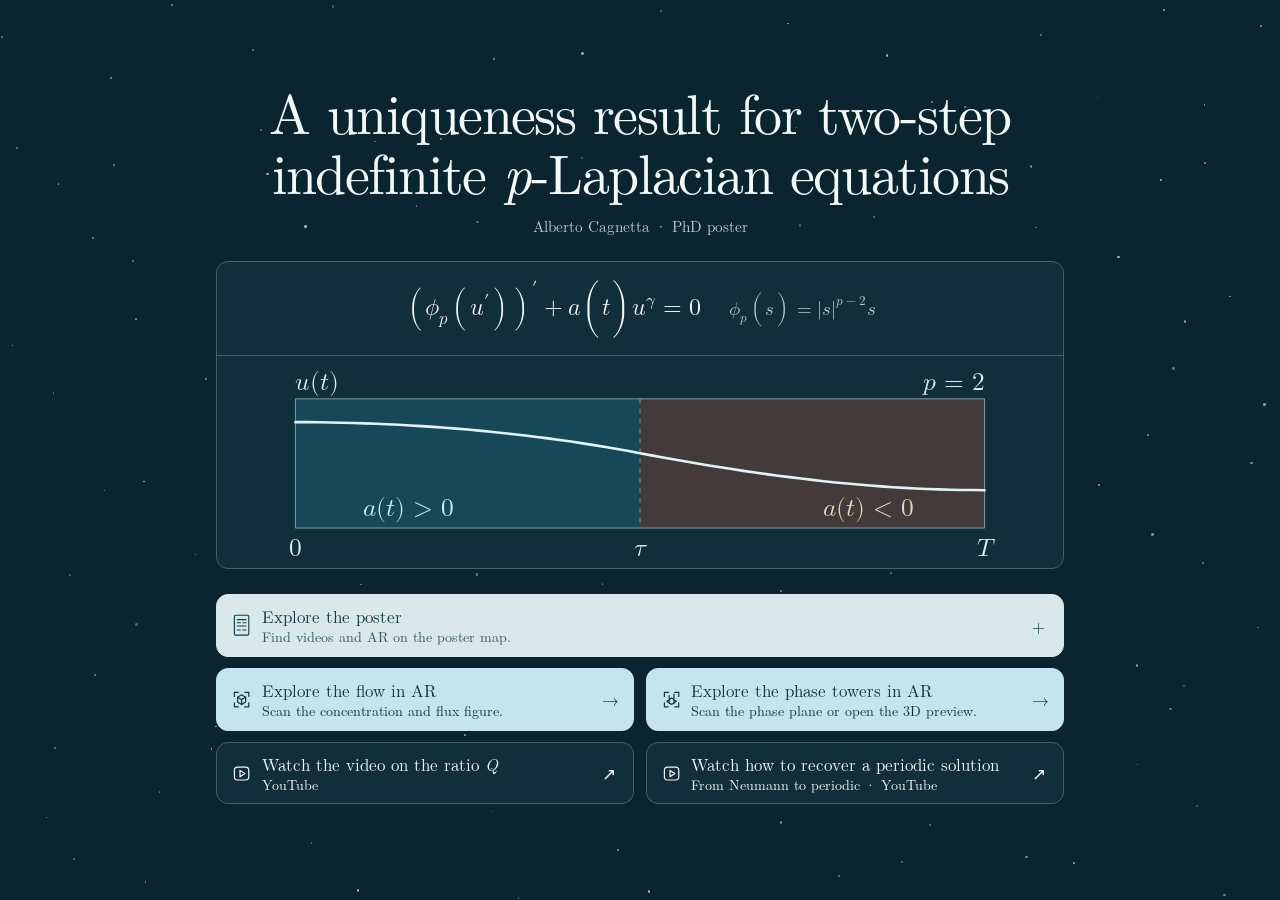
<file: index.html>
<!doctype html>
<html lang="en" data-type="software" data-motion>
<head>
<meta charset="utf-8">
<meta name="viewport" content="width=device-width, initial-scale=1">
<meta name="theme-color" content="#0a2530">
<meta name="page-type" content="software">
<meta name="site-kind" content="software">
<meta name="description" content="Explore the p-Laplacian poster by Alberto Cagnetta in augmented reality and watch the video on the ratio Q.">
<meta property="og:title" content="A uniqueness result for two-step indefinite p-Laplacian equations">
<meta property="og:description" content="Research poster by Alberto Cagnetta, with an AR model and a video on the ratio Q.">
<meta property="og:type" content="website">
<meta property="og:url" content="https://albertocagnetta.github.io/p-laplacian/">
<meta property="og:image" content="https://albertocagnetta.github.io/p-laplacian/ar/target.png">
<title>A uniqueness result for two-step indefinite p-Laplacian equations | Alberto Cagnetta</title>
<style>
@font-face {
  font-family: "Poster Roman";
  src: url("fonts/poster-roman.woff2") format("woff2");
  font-style: normal;
  font-display: swap;
}
@font-face {
  font-family: "Poster Roman";
  src: url("fonts/poster-italic.woff2") format("woff2");
  font-style: italic;
  font-display: swap;
}
@font-face {
  font-family: "Poster Math";
  src: url("fonts/poster-math.woff2") format("woff2");
  font-display: swap;
}
:root {
  color-scheme: dark;
  --petrol: #13526d;
  --ink: #f3f8f9;
  --muted: #b8cdd4;
  --sky: #c5e5ee;
  --paper: #0a2530;
  --panel: #102f3b;
  --line: #416371;
  --radius: .75rem;
  --serif: "Poster Roman", Georgia, serif;
  --math: "Poster Math", math;
}
* { box-sizing: border-box; }
body { margin: 0; background: var(--paper); color: var(--ink); font-family: var(--serif); }
.hero { position: relative; display: grid; }
.wrap {
  width: min(100% - 2 * clamp(1rem, 5vw, 3rem), 53rem);
  display: grid;
  gap: clamp(1rem, 2.8vh, 1.65rem);
  margin-inline: auto;
  padding: clamp(3rem, 9svh, 5.5rem) 0 1.25rem;
}
.poster header { text-align: center; }
h1 {
  margin: 0 auto;
  font: 400 clamp(1.92rem, 5vw, 3.5rem)/1.08 var(--serif);
  letter-spacing: -.028em;
  text-wrap: balance;
}
h1 i { white-space: nowrap; }
.author { color: var(--muted); margin: .8rem 0 0; font-size: .95rem; }
.equation {
  position: relative;
  display: grid;
  background: var(--panel);
  border: 1px solid var(--line);
  border-radius: var(--radius);
  overflow: hidden;
}
.formula {
  display: flex;
  flex-wrap: wrap;
  justify-content: center;
  align-items: baseline;
  column-gap: 1.8rem;
  row-gap: .25rem;
  padding: clamp(.7rem, 2.2vw, 1.1rem);
  border-bottom: 1px solid var(--line);
}
.formula math { font-family: var(--math); font-size: clamp(1.03rem, 3.4vw, 1.5rem); }
.formula math + math { color: var(--muted); font-size: clamp(.9rem, 2.6vw, 1.18rem); }
.equation svg { display: block; width: 100%; max-height: 13.25rem; padding: .4rem .35rem .15rem; }
.actions { display: grid; grid-template-columns: repeat(2, minmax(0, 1fr)); gap: .7rem; }
.action {
  display: grid;
  align-items: center;
  grid-template-columns: 1.2rem minmax(0, 1fr) 1rem;
  gap: .65rem;
  min-height: 3.75rem;
  padding: .7rem .95rem;
  border: 1px solid var(--petrol);
  border-radius: var(--radius);
  text-decoration: none;
  font-size: 1.06rem;
  line-height: 1.18;
  transition: background-color .2s, transform .2s;
}
.action:last-child:nth-child(even) { grid-column: 1 / -1; }
.action svg { width: 100%; height: auto; }
.action strong { display: block; font-weight: 400; }
.action small { display: block; margin-top: .1rem; font-size: .88rem; }
.primary { background: var(--sky); color: #0c3543; border-color: var(--sky); }
.secondary { background: var(--panel); color: var(--ink); border-color: var(--line); }
.primary:hover { background: #e1f2f7; }
.secondary:hover { background: #194250; }
@media (hover: hover) { .action:hover { transform: translateY(-2px); } }
.action:active { transform: translateY(1px); }
:focus-visible { outline: 3px solid #f5c99d; outline-offset: 3px; }
.intro-fill { position: absolute; inset: 0; background: #1c4655; pointer-events: none; opacity: 0; }
.skip-intro, .skip-link {
  position: fixed; z-index: 2; top: .75rem; min-height: 2.75rem;
  padding: .55rem .85rem; border: 1px solid var(--line); border-radius: var(--radius);
  background: var(--paper); color: var(--sky); font: .95rem var(--serif);
}
.skip-intro { right: .75rem; cursor: pointer; }
.skip-link { left: .75rem; transform: translateY(-200%); }
.skip-link:focus { transform: none; }
#poster { position: relative; }
.flow-background { position: fixed; inset: 0; overflow: hidden; pointer-events: none; }
.flow-background span {
  position: absolute;
  top: var(--y);
  left: var(--x);
  width: var(--size);
  height: var(--size);
  border-radius: 50%;
  background: #fff;
  opacity: var(--opacity);
  animation: drift var(--duration) var(--delay) linear infinite;
}
@keyframes drift {
  0% { transform: translate(var(--start-x), var(--start-y)); opacity: 0; }
  8%, 92% { opacity: var(--opacity); }
  100% { transform: translate(var(--end-x), var(--end-y)); opacity: 0; }
}
@media (max-width: 38rem) {
  .flow-background span:nth-child(3n) { display: none; }
  .wrap { padding-top: clamp(1.5rem, 4svh, 2.5rem); }
  .actions { grid-template-columns: 1fr; }
  .author { margin-top: .6rem; }
}
@media (prefers-reduced-motion: reduce) {
  .flow-background span { animation: none; }
  .action { transition: none; }
  .action:hover, .action:active { transform: none; }
}
.action.explore{grid-column:1/-1;background:#d9e9e9;color:#103a47;border-color:#d9e9e9}.explore small{color:#315764}
</style>
</head>
<body>
<div class="flow-background" aria-hidden="true"></div>
<a class="skip-link" href="#poster">Skip to content</a>
<button class="skip-intro" type="button" hidden>Skip intro</button>
<main id="poster" class="poster">
<section class="hero" data-enter aria-labelledby="poster-title">
<div class="wrap">
  <header>
    <h1 id="poster-title">A uniqueness result for two-step indefinite <i>p</i>-Laplacian equations</h1>
    <p class="author">Alberto Cagnetta · PhD poster</p>
  </header>
  <div class="equation" aria-label="Equation and stationary example">
    <div class="formula">
      <math><mrow><msup><mrow><mo>(</mo><msub><mi>ϕ</mi><mi>p</mi></msub><mo>(</mo><msup><mi>u</mi><mo>′</mo></msup><mo>)</mo><mo>)</mo></mrow><mo>′</mo></msup>
      <mo>+</mo><mi>a</mi><mo>(</mo><mi>t</mi><mo>)</mo><msup><mi>u</mi><mi>γ</mi></msup><mo>=</mo><mn>0</mn></mrow></math>
      <math><mrow><msub><mi>ϕ</mi><mi>p</mi></msub><mo>(</mo><mi>s</mi><mo>)</mo><mo>=</mo><msup><mrow><mo>|</mo><mi>s</mi><mo>|</mo></mrow><mrow><mi>p</mi><mo>−</mo><mn>2</mn></mrow></msup><mi>s</mi></mrow></math>
    </div>
    <svg data-visual viewBox="0 0 720 184" role="img" aria-labelledby="plot-title" focusable="false">
      <title id="plot-title">Decreasing solution u(t) with an inflection at the interface, shown for p = 2.</title>
      <path fill="#174858" d="M48 33H360V150H48Z"/>
      <path fill="#433b39" d="M360 33H672V150H360Z"/>
      <path fill="none" stroke="#92aab1" stroke-opacity=".68" stroke-dasharray="4 5" d="M360 33V150"/>
      <rect x="48" y="33" width="624" height="117" fill="none" stroke="#9bb5bd" stroke-opacity=".77" vector-effect="non-scaling-stroke"/>
      <path class="profile" d="M48.0 54.1 L58.4 54.1 L68.8 54.2 L79.2 54.4 L89.6 54.6 L100.0 54.9 L110.4 55.2 L120.8 55.6 L131.2 56.0 L141.6 56.5 L152.0 57.1 L162.4 57.7 L172.8 58.4 L183.2 59.2 L193.6 60.0 L204.0 60.8 L214.4 61.8 L224.8 62.8 L235.2 63.9 L245.6 65.0 L256.0 66.2 L266.4 67.5 L276.8 68.8 L287.2 70.2 L297.6 71.7 L308.0 73.3 L318.4 74.9 L328.8 76.6 L339.2 78.4 L349.6 80.3 L360.0 82.2 L370.4 84.2 L380.8 86.1 L391.2 88.0 L401.6 89.8 L412.0 91.6 L422.4 93.3 L432.8 95.0 L443.2 96.6 L453.6 98.2 L464.0 99.7 L474.4 101.2 L484.8 102.6 L495.2 103.9 L505.6 105.2 L516.0 106.4 L526.4 107.6 L536.8 108.7 L547.2 109.7 L557.6 110.6 L568.0 111.5 L578.4 112.3 L588.8 113.0 L599.2 113.6 L609.6 114.2 L620.0 114.6 L630.4 115.0 L640.8 115.3 L651.2 115.5 L661.6 115.6 L672.0 115.7" fill="none" stroke="#e2f3f7" stroke-width="2.6" vector-effect="non-scaling-stroke" stroke-linecap="round"/>
      <g style="font-family:var(--math)" font-size="23" fill="#dcecf0">
        <text x="48" y="25">𝑢(𝑡)</text>
        <text x="672" y="25" text-anchor="end">𝑝 = 2</text>
        <text x="150" y="139" fill="#ccecf5" text-anchor="middle">𝑎(𝑡) &gt; 0</text>
        <text x="567" y="139" fill="#f3d3b9" text-anchor="middle">𝑎(𝑡) &lt; 0</text>
        <text x="48" y="175" text-anchor="middle">0</text>
        <text x="360" y="175" text-anchor="middle">𝜏</text>
        <text x="672" y="175" text-anchor="middle">𝑇</text>
      </g>
    </svg>
    <div class="intro-fill" aria-hidden="true"></div>
  </div>
    <nav class="actions" aria-label="Poster resources">
    <a class="action explore" href="explorer/"><svg aria-hidden="true" viewBox="0 0 24 28" fill="none" stroke="currentColor" stroke-width="1.4"><rect x="3" y="1.5" width="18" height="25" rx="1.5"/><path d="M6 7h12M6 11h5m2 0h5M6 15h12M6 20h5m2 0h5"/></svg><span><strong>Explore the poster</strong><small>Find videos and AR on the poster map.</small></span><span aria-hidden="true">+</span></a>
    <a class="action primary" data-action="flow-ar" href="ar/">
      <svg aria-hidden="true" viewBox="0 0 24 24" fill="none" stroke="currentColor" stroke-width="1.5" stroke-linecap="round" stroke-linejoin="round"><path d="M8 3H3v5m13-5h5v5M3 16v5h5m13-5v5h-5M12 6l5 3v6l-5 3-5-3V9l5-3Z"/><path d="m7 9 5 3 5-3m-5 3v6"/></svg>
      <span><strong>Explore the flow in AR</strong><small>Scan the concentration and flux figure.</small></span>
      <span aria-hidden="true">→</span>
    </a>
    <a class="action primary" data-action="phase-ar" href="ar/phase/">
      <svg aria-hidden="true" viewBox="0 0 24 24" fill="none" stroke="currentColor" stroke-width="1.5" stroke-linecap="round" stroke-linejoin="round"><path d="M8 3H3v5m13-5h5v5M3 16v5h5m13-5v5h-5M9 17V7m6 10V5M6 14l6 4 6-4-6-4Z"/></svg>
      <span><strong>Explore the phase towers in AR</strong><small>Scan the phase plane or open the 3D preview.</small></span>
      <span aria-hidden="true">→</span>
    </a>
    <a class="action secondary" data-action="quotient-video" href="https://www.youtube.com/watch?v=RbK1e94p8v0" target="_blank" rel="noopener">
      <svg aria-hidden="true" viewBox="0 0 24 24" fill="none" stroke="currentColor" stroke-width="1.5" stroke-linejoin="round"><rect x="3" y="4" width="18" height="16" rx="4"/><path d="m10 8 6 4-6 4V8Z"/></svg>
      <span><strong>Watch the video on the ratio <i>Q</i></strong><small>YouTube</small></span>
      <span aria-hidden="true">↗</span>
    </a>
  </nav>
</div>
</section>
</main>
<script src="poster-resources.js?v=2"></script>
<script>
(() => {
  const menu = document.querySelector('.actions');
  menu.querySelector('.explore strong').textContent = posterResources.exploreLabel;
  const prototypes = {
    ar: menu.querySelector('[data-action="flow-ar"]').cloneNode(true),
    video: menu.querySelector('[data-action="quotient-video"]').cloneNode(true)
  };
  const available = posterResources.actions.filter(action => action.href);
  const existing = new Map([...menu.querySelectorAll('[data-action]')].map(link => [link.dataset.action, link]));
  for (const action of available) {
    const link = existing.get(action.id) || prototypes[action.type].cloneNode(true);
    link.dataset.action = action.id;
    link.href = action.href;
    const label = link.querySelector('strong');
    if (label.textContent !== action.label) label.textContent = action.label;
    link.querySelector('small').textContent = action.note;
    menu.append(link);
    existing.delete(action.id);
  }
  for (const stale of existing.values()) stale.remove();
  const motion = window.matchMedia('(prefers-reduced-motion: reduce)');
  const background = document.querySelector('.flow-background');
  const dots = document.createDocumentFragment();
  const columns = 12;
  const rows = 12;
  for (let index = 0; index < columns * rows; index++) {
    const x = (Math.floor(index / rows) + Math.random()) / columns;
    const y = ((index + Math.floor(index / rows)) % rows + Math.random()) / rows;
    const before = Math.min(x, y) + .018;
    const after = Math.min(1 - x, 1 - y) + .018;
    const crossingTime = 40 + Math.random() * 25;
    const dot = document.createElement('span');
    dot.style.cssText = `
      --x: ${x * 100}%; --y: ${y * 100}%;
      --start-x: ${-before * 100}vw; --start-y: ${-before * 100}vh;
      --end-x: ${after * 100}vw; --end-y: ${after * 100}vh;
      --duration: ${(before + after) * crossingTime}s;
      --delay: ${-before * crossingTime}s;
      --size: ${1.1 + Math.random() * 1.5}px;
      --opacity: ${.26 + Math.random() * .38};
    `;
    dots.append(dot);
  }
  background.append(dots);
  const panel = document.querySelector('.equation');
  if (location.hash === "#poster" || motion.matches || !panel.animate || window.scrollY > 0) return;

  const { top, width, height } = panel.getBoundingClientRect();
  const offset = window.innerHeight / 2 - top - height / 2;
  const size = Math.min(110, width, height);
  const centered = `translateY(${offset}px)`;
  const square = (side, radius) =>
    `inset(${(height - side) / 2}px ${(width - side) / 2}px round ${radius}px)`;
  const radius = parseFloat(getComputedStyle(panel).borderTopLeftRadius);
  const full = `inset(0px 0px round ${radius}px)`;
  const profile = panel.querySelector('.profile');
  const header = document.querySelector('.poster header');
  const buttons = [...document.querySelectorAll('.action')];
  const skip = document.querySelector('.skip-intro');
  const animations = [];
  const ease = 'cubic-bezier(.22, .72, .24, 1)';

  function play(element, frames, duration, delay = 0, easing = ease) {
    const animation = element.animate(frames, { duration, delay, easing, fill: 'both' });
    animations.push(animation);
    return animation;
  }

  const panelDuration = 4860;
  play(panel, [
    { offset: 0, clipPath: square(8, 4), transform: centered, opacity: 0, easing: ease },
    { offset: 624 / panelDuration, clipPath: square(size, radius), transform: centered, opacity: 1, easing: ease },
    { offset: 1300 / panelDuration, clipPath: full, transform: centered, opacity: 1 },
    { offset: 3840 / panelDuration, clipPath: full, transform: centered, opacity: 1, easing: ease },
    { offset: 1, clipPath: full, transform: 'translateY(0)', opacity: 1 }
  ], panelDuration, 0, 'linear');
  play(panel.querySelector('.intro-fill'), [{ opacity: 1 }, { opacity: 0 }], 520, 1300);
  // Clip the curve from the left edge so no segment can appear before the reveal.
  play(profile, [
    { clipPath: 'inset(0 100% 0 0)', visibility: 'hidden' },
    { clipPath: 'inset(0 0% 0 0)', visibility: 'visible' }
  ], 1950, 1740);
  play(header, [{ opacity: 0 }, { opacity: 1 }], 620, 4150);
  const reveal = [{ opacity: 0, transform: 'translateY(10px)' }, { opacity: 1, transform: 'translateY(0)' }];
  const buttonAnimations = buttons.map((button, index) =>
    play(button, reveal, 460, panelDuration + (index === buttons.length - 1 ? 440 : 0)));
  buttons.forEach(button => { button.inert = true; });
  skip.hidden = false;

  function finish() {
    const focusWasOnSkip = document.activeElement === skip;
    animations.forEach(animation => animation.cancel());
    buttons.forEach(button => { button.inert = false; });
    if (focusWasOnSkip) buttons[0].focus();
    skip.hidden = true;
    window.removeEventListener('resize', finish);
    motion.removeEventListener('change', finish);
  }

  buttonAnimations.forEach((animation, index) => {
    animation.finished.then(() => { buttons[index].inert = false; }, () => {});
  });
  buttonAnimations.at(-1).finished.then(finish, () => {});
  skip.addEventListener('click', finish, { once: true });
  document.querySelector('.skip-link').addEventListener('click', finish, { once: true });
  window.addEventListener('resize', finish, { once: true });
  motion.addEventListener('change', finish, { once: true });
})();
</script>
</body>
</html>
</file>
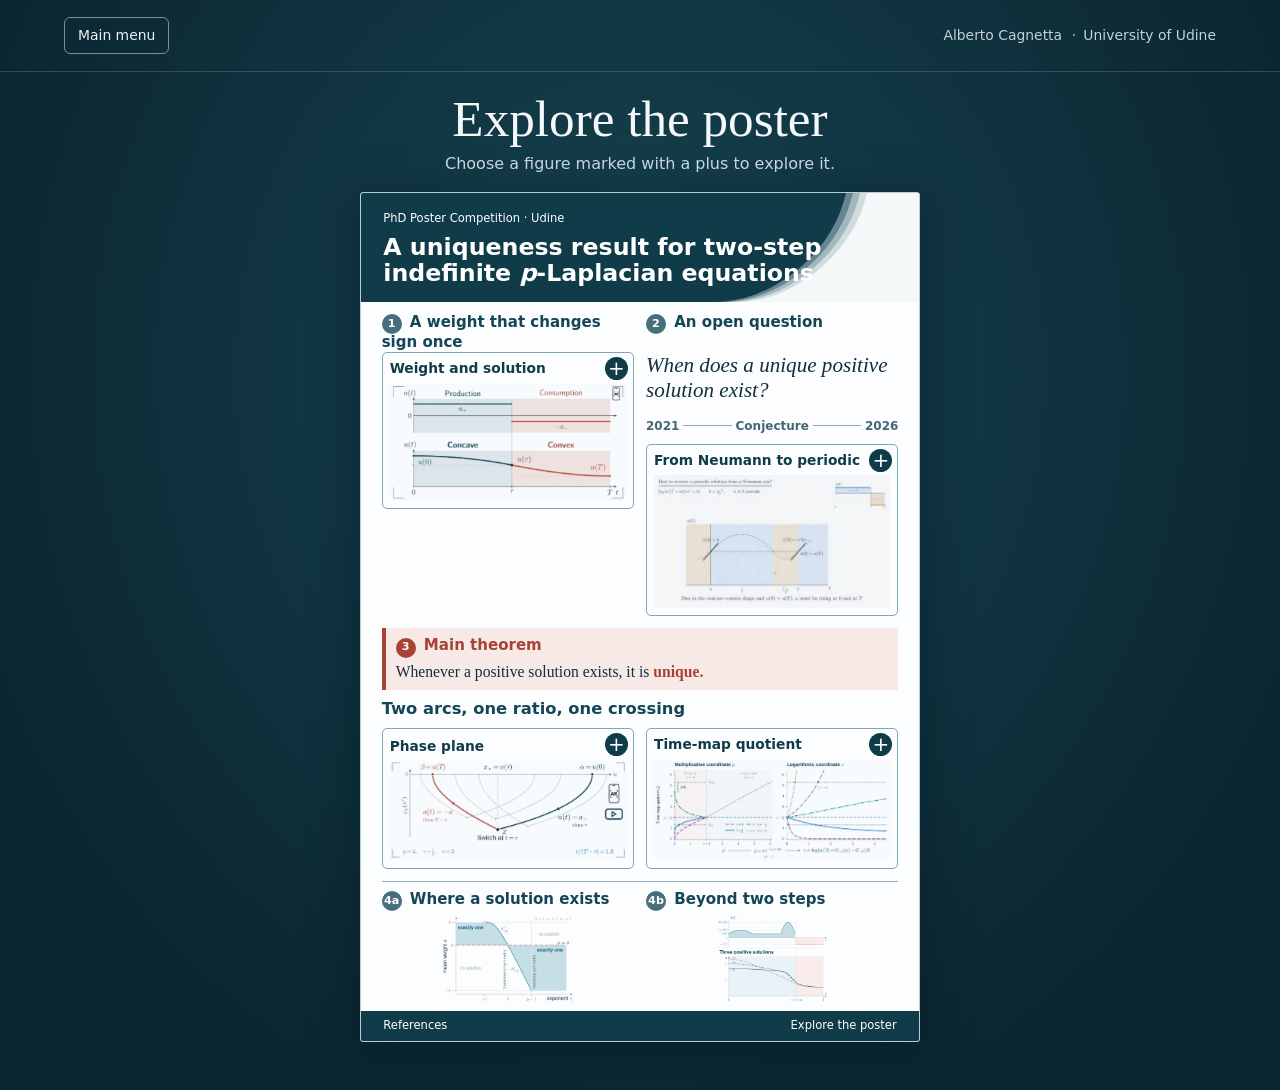
<file: explorer/index.html>
<!doctype html>
<html lang="en"><head><meta charset="utf-8"><meta name="viewport" content="width=device-width,initial-scale=1"><meta name="theme-color" content="#102f39"><title>Explore the poster · Alberto Cagnetta</title><link rel="stylesheet" href="explore.css?v=2"><script defer src="../poster-resources.js?v=2"></script><script defer src="explore.js?v=2"></script></head>
<body><header class="mast"><a href="../#poster">Main menu</a><span>Alberto Cagnetta <i>·</i> University of Udine</span></header>
<main><div class="heading"><h1>Explore the poster</h1><p id="hint">Choose a figure marked with a plus to explore it.</p></div>
<section id="overview" aria-label="Schematic poster map"><div class="paper"><div class="paperhead"><span>PhD Poster Competition · Udine</span><strong>A uniqueness result for two-step<br>indefinite <i>p</i>-Laplacian equations</strong></div>
<div class="paperbody"><div class="pair top">
<div><h2><b>1</b> A weight that changes sign once</h2><button data-key="flow"><span>Weight and solution</span><img src="flow.webp" alt=""></button></div>
<div><h2><b>2</b> An open question</h2><div class="question">When does a unique positive solution exist?</div><div class="timeline">2021 <i></i> Conjecture <i></i> 2026</div><button data-key="periodic" hidden><span>From Neumann to periodic</span><img src="periodic.webp?v=2" width="480" height="270" alt=""></button></div></div>
<div class="theorem"><h2><b>3</b> Main theorem</h2><p>Whenever a positive solution exists, it is <strong>unique.</strong></p></div>
<h3>Two arcs, one ratio, one crossing</h3><div class="pair figures"><button data-key="phase"><span>Phase plane</span><img src="phase.webp" alt=""></button>
<button data-key="quotient"><span>Time-map quotient</span><img src="quotient.webp" alt=""></button></div>
<div class="pair bottom"><div><h2><b>4a</b> Where a solution exists</h2><img src="threshold.webp" alt="Existence regions by exponent and mean weight"></div><div><h2><b>4b</b> Beyond two steps</h2><img src="solutions.webp" alt="Modified weight and three numerical solutions"></div></div></div><div class="paperfoot"><span>References</span><span>Explore the poster</span></div></div></section>
<section id="detail" hidden aria-labelledby="detailTitle"><button id="back">Back to poster</button><div class="focusGrid"><figure id="large"><img id="plot" alt=""></figure><div class="actionPanel"><div id="sectionName"></div><h2 id="detailTitle" tabindex="-1"></h2><p id="description"></p><div id="commands"></div></div></div></section>
</main></body></html>
</file>
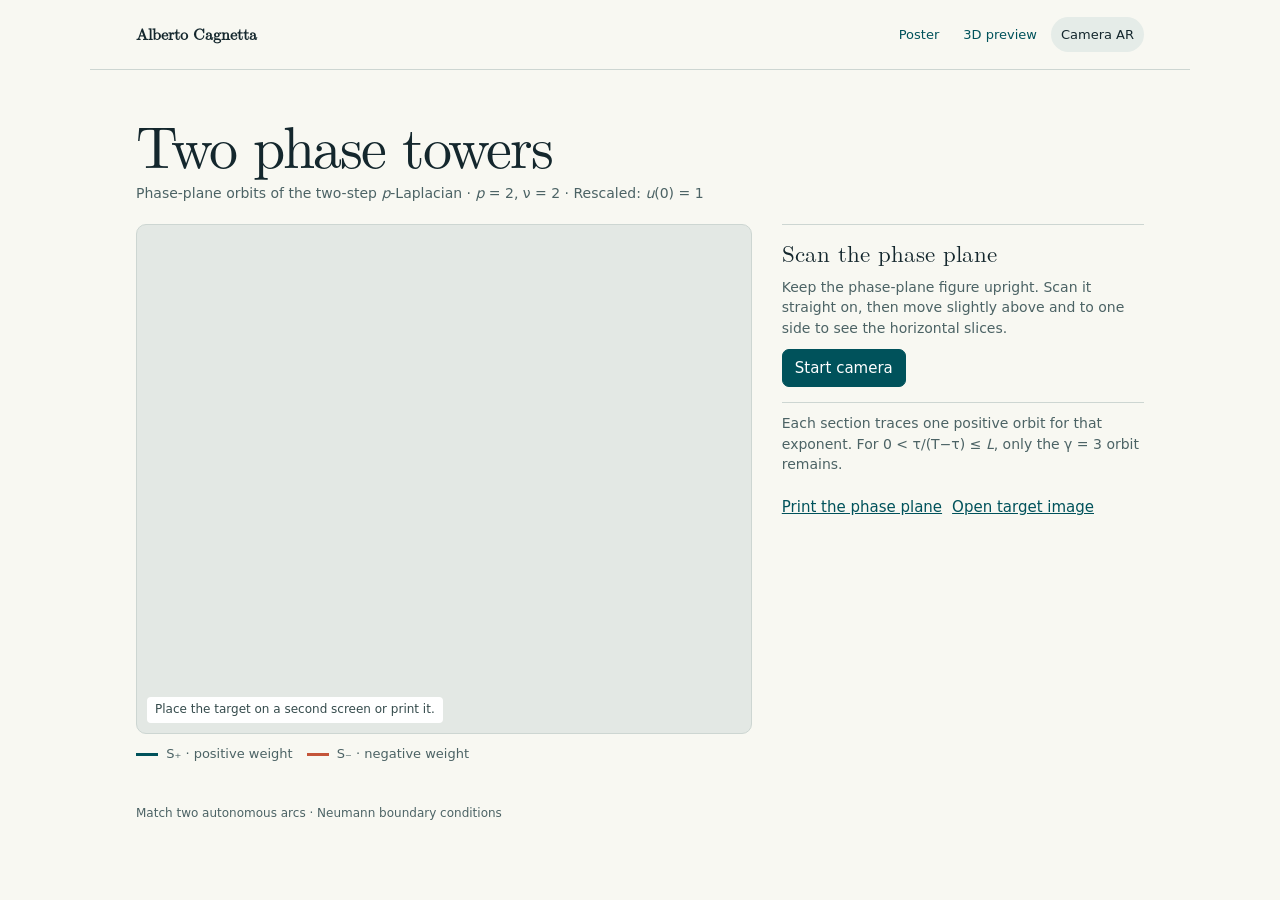
<file: ar/phase/index.html>
<!doctype html><html lang="en"><head><meta charset="utf-8"><meta name="viewport" content="width=device-width,initial-scale=1"><title>Two phase towers · Alberto Cagnetta</title><link rel="icon" href="data:,"><link rel="stylesheet" href="style.css"></head><body>
<header><strong>Alberto Cagnetta</strong><nav aria-label="Viewer mode"><a href="../../">Poster</a><a href="preview.html" >3D preview</a><a href="./" aria-current="page">Camera AR</a></nav></header>
<main><div class="heading"><h1>Two phase towers</h1><p>Phase-plane orbits of the two-step <i>p</i>-Laplacian · <i>p</i> = 2, ν = 2 · Rescaled: <i>u</i>(0) = 1</p></div>
<div class="layout"><div><div class="stage camera" id="stage">
<span class="chip" role="status" id="status">Loading viewer…</span></div>
<div class="legend"><span><i class="sw"></i> S₊ · positive weight</span><span><i class="sw b"></i> S₋ · negative weight</span></div></div>
<div><div class="panel"><h2>Scan the phase plane</h2><p class="explain">Keep the phase-plane figure upright. Scan it straight on, then move slightly above and to one side to see the horizontal slices.</p><button class="primary" id="start" disabled>Start camera</button> <button id="retry" hidden>Reload</button><button id="pause" hidden>Pause flow</button></div><section class="panel" id="controls" hidden aria-label="Level controls"><div class="controls-head"><h2>Level plane</h2><button type="button" id="play">Pause</button></div>
<div class="level"><label for="height">τ/(T−τ) = </label><output id="readout" for="height">1</output></div>
<input type="range" id="height" min="0" max="2" value="1" step="any" aria-label="Ratio of the two time intervals">
<div class="presets" aria-label="Jump to a level"><button data-level="0">0</button><button data-level=".25">0.25</button><button data-level="L">L ≈ 0.512</button><button data-level="1">1</button><button data-level="2">2</button></div>
<dl class="results"><div><dt>γ = ½ <small>0 &lt; γ &lt; p−1</small></dt><dd data-result>One positive orbit</dd></div><div><dt>γ = 3 <small>γ &gt; p−1</small></dt><dd data-result>One positive orbit</dd></div></dl></section><p class="explain">Each section traces one positive orbit for that exponent. For 0 &lt; τ/(T−τ) ≤ <i>L</i>, only the γ = 3 orbit remains.</p><div class="aside"><a href="assets/phase-target.pdf?v=phase-block3-z" target="_blank">Print the phase plane</a><a href="assets/phase-target.png?v=phase-block3-z" target="_blank">Open target image</a></div></div></div></main>
<footer>Match two autonomous arcs · Neumann boundary conditions</footer><script src="vendor/aframe.min.js"></script><script src="vendor/mindar-image-aframe.prod.js"></script><script src="../profile.js"></script><script src="../model.js?v=porous-ceramic"></script><script src="towers.js"></script><script src="ui.js"></script><script src="../target-pose.js?v=1"></script><script src="ar.js?v=phase-block3-z"></script></body></html>
</file>
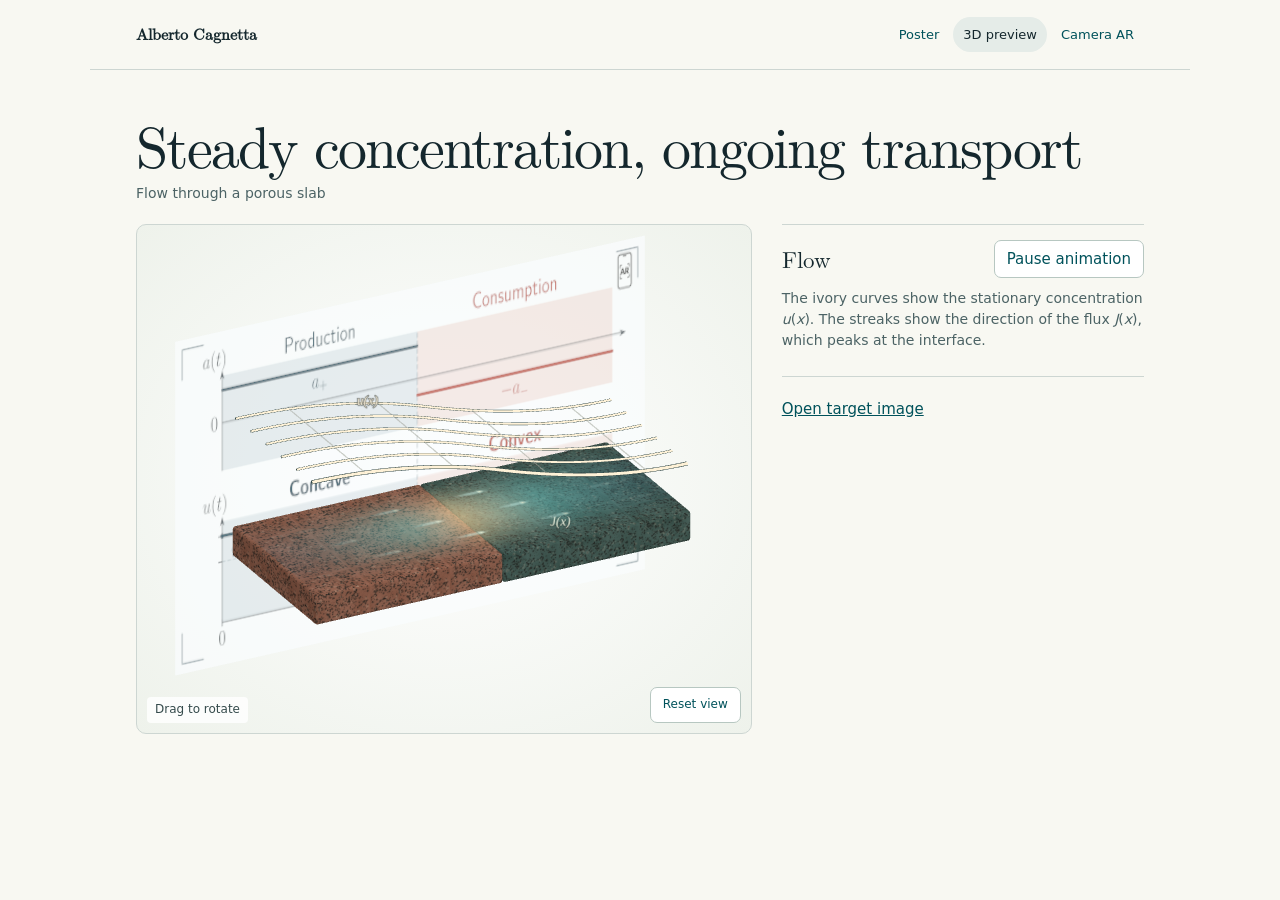
<file: ar/preview.html>
<!doctype html>
<html lang="en">
<head>
  <meta charset="utf-8">
  <meta name="viewport" content="width=device-width, initial-scale=1">
  <title>Flow and concentration · 3D preview</title>
  <link rel="icon" href="data:,">
  <link rel="stylesheet" href="phase/style.css">
  <script defer src="phase/vendor/three.min.js"></script>
  <script defer src="profile.js"></script>
  <script defer src="model.js?v=flow-preview"></script>
  <script defer src="orbit-viewer.js"></script>
  <script defer src="preview.js"></script>
</head>
<body>
<header>
  <strong>Alberto Cagnetta</strong>
  <nav aria-label="Viewer mode">
    <a href="../">Poster</a>
    <a href="preview.html" aria-current="page">3D preview</a>
    <a href="./">Camera AR</a>
  </nav>
</header>
<main>
  <div class="heading">
    <h1>Steady concentration, ongoing transport</h1>
    <p>Flow through a porous slab</p>
  </div>
  <div class="layout">
    <div class="stage" id="stage" aria-label="3D flow viewer">
      <button type="button" class="small" id="reset-view">Reset view</button>
      <span class="chip" role="status" id="status">Loading viewer…</span>
    </div>
    <div>
      <section class="panel" aria-label="Flow controls">
        <div class="controls-head">
          <h2>Flow</h2>
          <button type="button" id="pause">Pause animation</button>
        </div>
        <p class="explain">The ivory curves show the stationary concentration <i>u</i>(<i>x</i>). The streaks show the direction of the flux <i>J</i>(<i>x</i>), which peaks at the interface.</p>
      </section>
      <div class="aside"><a href="target.png" target="_blank" rel="noopener">Open target image</a></div>
    </div>
  </div>
</main>
</body>
</html>
</file>
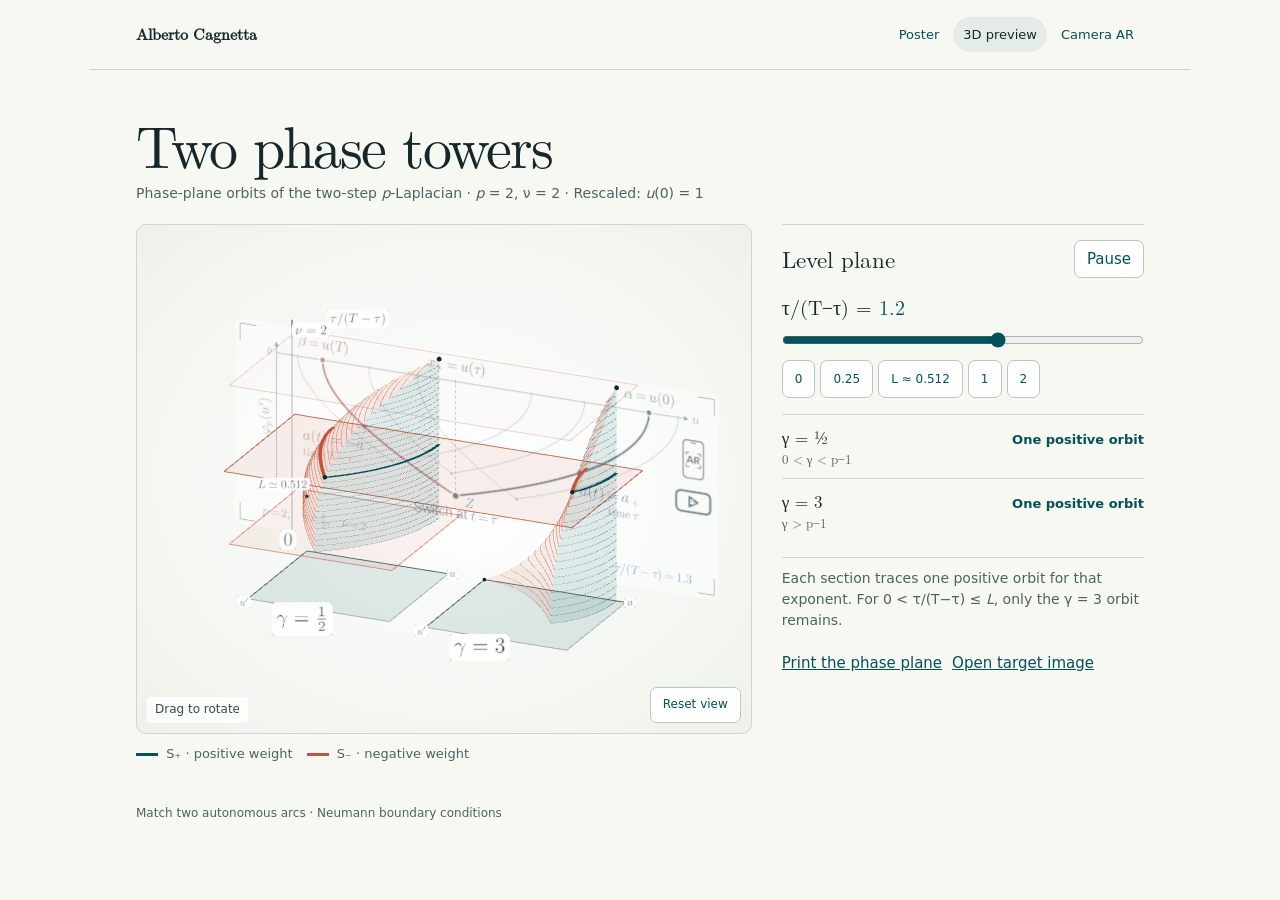
<file: ar/phase/preview.html>
<!doctype html><html lang="en"><head><meta charset="utf-8"><meta name="viewport" content="width=device-width,initial-scale=1"><title>Two phase towers · Alberto Cagnetta</title><link rel="icon" href="data:,"><link rel="stylesheet" href="style.css"></head><body>
<header><strong>Alberto Cagnetta</strong><nav aria-label="Viewer mode"><a href="../../">Poster</a><a href="preview.html" aria-current="page">3D preview</a><a href="./" >Camera AR</a></nav></header>
<main><div class="heading"><h1>Two phase towers</h1><p>Phase-plane orbits of the two-step <i>p</i>-Laplacian · <i>p</i> = 2, ν = 2 · Rescaled: <i>u</i>(0) = 1</p></div>
<div class="layout"><div><div class="stage " id="stage"><button type="button" class="small" id="reset-view">Reset view</button>
<span class="chip" role="status" id="status">Loading viewer…</span></div>
<div class="legend"><span><i class="sw"></i> S₊ · positive weight</span><span><i class="sw b"></i> S₋ · negative weight</span></div></div>
<div><section class="panel" id="controls"  aria-label="Level controls"><div class="controls-head"><h2>Level plane</h2><button type="button" id="play">Pause</button></div>
<div class="level"><label for="height">τ/(T−τ) = </label><output id="readout" for="height">1</output></div>
<input type="range" id="height" min="0" max="2" value="1" step="any" aria-label="Ratio of the two time intervals">
<div class="presets" aria-label="Jump to a level"><button data-level="0">0</button><button data-level=".25">0.25</button><button data-level="L">L ≈ 0.512</button><button data-level="1">1</button><button data-level="2">2</button></div>
<dl class="results"><div><dt>γ = ½ <small>0 &lt; γ &lt; p−1</small></dt><dd data-result>One positive orbit</dd></div><div><dt>γ = 3 <small>γ &gt; p−1</small></dt><dd data-result>One positive orbit</dd></div></dl></section><p class="explain">Each section traces one positive orbit for that exponent. For 0 &lt; τ/(T−τ) ≤ <i>L</i>, only the γ = 3 orbit remains.</p><div class="aside"><a href="assets/phase-target.pdf?v=phase-block3-z" target="_blank">Print the phase plane</a><a href="assets/phase-target.png?v=phase-block3-z" target="_blank">Open target image</a></div></div></div></main>
<footer>Match two autonomous arcs · Neumann boundary conditions</footer><script src="vendor/three.min.js"></script><script src="towers.js"></script><script src="ui.js"></script><script src="../orbit-viewer.js"></script><script src="preview.js?v=phase-block3-z"></script></body></html>
</file>
<file: explorer/explore.css>
:root{color-scheme:dark;--navy:#103b49;--ink:#132f3c;--light:#d6eaed;--rust:#a64335;--ease:cubic-bezier(.22,.75,.22,1)}
*{box-sizing:border-box}[hidden]{display:none!important}body{margin:0;background:radial-gradient(ellipse at 50% 34%,#174351,#0b2732 76%);min-height:100vh;color:#f4f8fa;font:16px/1.35 system-ui,sans-serif}
.mast{margin:0 auto;padding:17px clamp(18px,5vw,72px);display:flex;align-items:center;justify-content:space-between;border-bottom:1px solid #ffffff28;color:#c0d3d9;font-size:.87rem}.mast i{margin:0 4px}.mast a,#back{background:transparent;color:#e9f4f6;border:1px solid #749099;border-radius:6px;padding:8px 13px;text-decoration:none;font:inherit;cursor:pointer}
main{padding:20px 16px 48px;max-width:1250px;margin:auto}.heading{text-align:center;margin-bottom:18px}.heading h1{font:normal clamp(2rem,4vw,3.65rem)/1.05 Georgia,serif;margin:0}.heading p{color:#c4d8dd;margin:7px 0 0}button,a{-webkit-tap-highlight-color:transparent}button:focus-visible,a:focus-visible{outline:3px solid #ffac72;outline-offset:3px}
.paper{width:min(100%,560px);margin:auto;background:#fbfdfe;color:var(--ink);box-shadow:0 10px 48px #04172088;border-radius:3px;overflow:hidden;border:1px solid #bacecf}
.paperhead{position:relative;isolation:isolate;overflow:hidden;padding:13px 4% 16px;background:#f4f8f8;color:white}.paperhead:before{content:"";position:absolute;inset:-30% 15% 0 -15%;z-index:-1;background:var(--navy);border-radius:0 0 100px 0;box-shadow:7px 0 #678591,14px 0 #a3b8be,21px 0 #d0dcde;transform:skew(-16deg)}.paperhead span,.paperfoot{font-size:.72rem}.paperhead strong{display:block;font-size:clamp(1rem,2.4vw,1.48rem);line-height:1.1;margin-top:6px}.paperbody{padding:12px 3.7% 9px}.pair{display:grid;grid-template-columns:1fr 1fr;gap:12px}.paper h2,.paper h3{margin:0;color:#154657;font-weight:700}.paper h2{font-size:clamp(.78rem,1.6vw,.94rem);line-height:1.15}.paper h3{font-size:1.02rem;margin:8px 0}.paper h2 b{display:inline-grid;place-items:center;min-width:20px;height:20px;border-radius:50%;background:#466e7c;color:white;font-size:.7rem;margin-right:3px}
.paper button{display:block;position:relative;width:100%;border:1px solid #7da7b2;border-radius:5px;padding:7px;background:#fbfdfe;color:var(--navy);text-align:left;cursor:pointer;transition:box-shadow .24s,background .24s}.paper button:hover{box-shadow:0 0 0 2px #5e8d9c;background:#eef6f7}.paper button span{display:block;font:650 .86rem/1.2 system-ui;padding-right:24px}.paper button:after{content:'+';position:absolute;top:4px;right:5px;background:var(--navy);color:white;font:20px/23px system-ui;width:23px;text-align:center;border-radius:50%}.paper button img{display:block;width:100%;height:auto;margin-top:7px;mix-blend-mode:multiply}.top h2{min-height:30px}.question{font:italic clamp(.96rem,2.7vw,1.32rem)/1.2 Georgia,serif;margin:9px 0 14px}.timeline{display:flex;align-items:center;gap:4px;font-size:clamp(.64rem,1.4vw,.75rem);font-weight:650;color:#456774}.timeline i{height:1px;background:#91a9b0;flex:1}.theorem{background:#f7e9e5;border-left:4px solid var(--rust);padding:9px 10px;margin-top:12px}.theorem h2,.theorem p strong{color:var(--rust)}.theorem h2 b{background:var(--rust)}.theorem p{margin:4px 0 0;font:normal .98rem/1.22 Georgia,serif}.bottom{border-top:1px solid #92aab2;margin-top:12px;padding-top:9px}.bottom img{display:block;width:100%;height:clamp(55px,12vw,86px);object-fit:contain;margin:5px auto 0}.paperfoot{background:var(--navy);color:white;display:flex;justify-content:space-between;padding:7px 4%}
#detail{margin:30px auto 0;max-width:1120px}.focusGrid{display:grid;grid-template-columns:minmax(0,2.1fr) minmax(220px,1fr);align-items:center;gap:clamp(24px,4vw,58px);margin-top:22px}figure{margin:0;background:#fbfdfe;border-radius:6px;padding:clamp(9px,2vw,22px);box-shadow:0 12px 36px #061d2560}figure img{width:100%;display:block}.actionPanel{padding:12px 0}#sectionName{font-weight:650;color:#a1c8d2;font-size:.86rem}.actionPanel h2{margin:9px 0;font:normal clamp(2rem,4vw,3.55rem)/1 Georgia,serif}.actionPanel p{color:#d0e1e5;max-width:34ch;margin:14px 0 24px}.command{position:relative}.command a{display:inline-block;padding:13px 18px;border-radius:6px;background:#d8edf1;color:#143c48;text-decoration:none;font-weight:650}.command a:hover{background:white}.particles{position:absolute;inset:0;pointer-events:none}.particles i{position:absolute;width:4px;height:4px;background:#ceeef3;border-radius:50%}
@media(max-width:680px){.focusGrid{grid-template-columns:1fr;gap:9px}.actionPanel p{max-width:100%}.mast{font-size:.76rem}.paperbody{padding:10px 3%}.pair{gap:8px}.top h2{min-height:36px}.bottom h2{min-height:30px}.paper button span{font-size:.78rem}.paperhead strong{max-width:85%}#detail{margin:15px auto 0}.actionPanel{padding:8px 0}.command a{width:100%;text-align:center}}
@media(prefers-reduced-motion:reduce){*{scroll-behavior:auto!important;transition:none!important}}

#commands{display:grid;gap:10px}.paper button:disabled{cursor:default;border-color:transparent}.paper button:disabled:after{display:none}
@media(max-width:680px){.actionPanel{overflow:clip;overflow-clip-margin:8px}}

.paper [data-key="periodic"] { margin-top: 10px; }
#large iframe {
  display: block;
  width: 100%;
  aspect-ratio: 16 / 9;
  border: 0;
  background: #071820;
}
.command button {
  display: inline-block;
  padding: 13px 18px;
  border: 0;
  border-radius: 6px;
  background: #d8edf1;
  color: #143c48;
  font: inherit;
  font-weight: 650;
  cursor: pointer;
}
.command button:hover { background: white; }
.command .video-link {
  display: block;
  width: fit-content;
  margin-top: 8px;
  padding: 6px 0;
  background: transparent;
  color: #d8edf1;
  text-decoration: underline;
  text-underline-offset: 3px;
}
@media (max-width: 680px) {
  .command button { width: 100%; }
}
</file>
<file: ar/phase/style.css>
@font-face{font-family:Poster;src:url(../../fonts/poster-roman.woff2) format("woff2");font-display:swap}
:root{color-scheme:light;--ink:#14272d;--teal:#00525b;--clay:#ae4931;--line:#cdd6d2;--muted:#4c6365;--paper:#f8f8f2}
*{box-sizing:border-box}body{margin:0;background:var(--paper);color:var(--ink);font:15px/1.48 system-ui,sans-serif}
header,main,footer{max-width:1100px;margin:auto;padding:0 clamp(16px,4vw,46px)}
header{display:flex;justify-content:space-between;align-items:center;gap:12px;min-height:70px;border-bottom:1px solid var(--line)}
header strong{font:600 16px/1.3 Poster,Georgia,serif}nav{display:flex;gap:4px;align-items:center}a{color:var(--teal)}
nav a, .textlink{font-size:13px;padding:8px 10px;text-decoration:none}nav a[aria-current]{color:var(--ink);background:#e5ece8;border-radius:20px}
h1,h2,p{margin:0}h1{font:normal clamp(31px,5vw,58px)/1.06 Poster,Georgia,serif;letter-spacing:-.035em}
.heading{padding:clamp(20px,4vw,44px) 0 20px}.heading p{margin-top:8px;font-size:14px;color:var(--muted)}
.layout{display:grid;grid-template-columns:minmax(0,1.7fr) minmax(245px,1fr);gap:clamp(14px,3vw,30px);align-items:start}
.stage{position:relative;isolation:isolate;overflow:hidden;height:clamp(340px,43vw,510px);border:1px solid var(--line);border-radius:10px;background:radial-gradient(ellipse at center,#fff,#eef2eb)}
.stage canvas{display:block;touch-action:none}.stage>canvas{position:absolute;inset:0;width:100%;height:100%;cursor:grab}.stage>canvas:active{cursor:grabbing}
.stage .chip{position:absolute;left:10px;bottom:10px;max-width:calc(100% - 20px);padding:4px 8px;background:#fffc;color:#354b4c;border-radius:4px;z-index:4;pointer-events:none;font-size:12px}
.stage #reset-view{position:absolute;bottom:10px;right:10px;z-index:3}.stage a-scene{position:absolute!important;inset:0;width:100%;height:100%;z-index:1}.stage video{z-index:0!important;max-width:none}
.stage.camera{background:#e3e8e4}.stage.camera .chip{background:#fff}
button,.primary{font:inherit;color:var(--teal);border:1px solid #b7c7c1;background:#fff;border-radius:7px;padding:7px 12px;cursor:pointer;min-height:38px}
button:hover,.primary:hover{border-color:var(--teal)}button:focus-visible,a:focus-visible,input:focus-visible{outline:3px solid #b45a38;outline-offset:3px}
button:disabled{opacity:.6;cursor:wait}button[aria-pressed=true]{background:#d7e8e3;border-color:var(--teal)}
.primary{background:var(--teal);color:white;border-color:var(--teal);text-decoration:none;display:inline-flex;align-items:center;justify-content:center}.small{font-size:12px;min-height:36px}
.panel{border-block:1px solid var(--line);padding:15px 0}.controls-head{display:flex;align-items:center;justify-content:space-between;gap:8px}
h2{font:normal 23px/1.15 Poster,Georgia,serif}.level{font:normal 20px/1.3 Poster,Georgia,serif;margin-top:16px}.level output{font-variant-numeric:tabular-nums;color:var(--teal)}
input[type=range]{width:100%;margin:7px 0;min-height:26px;accent-color:var(--teal)}.presets{display:flex;gap:5px;flex-wrap:wrap}.presets button{font-size:12px}
.results{display:grid;gap:0;margin:16px 0 0;padding:0}.results div{display:flex;justify-content:space-between;align-items:baseline;gap:8px;border-top:1px solid var(--line);padding:10px 0}.results dt{font:normal 17px Poster,Georgia,serif}.results dt small{display:block;color:var(--muted);font-size:13px}.results dd{margin:0;font-size:13px;color:var(--teal);font-weight:600}.results .absent{color:#923c2c}
.legend,.under{display:flex;gap:14px;flex-wrap:wrap;color:var(--muted);font-size:13px;margin:10px 0 16px}
.sw{display:inline-block;width:22px;border-top:3px solid var(--teal);margin-right:4px;vertical-align:middle}.sw.b{border-color:#c4553a}
.explain{font-size:14px;color:var(--muted);margin:10px 0}.aside{margin-top:17px}.aside a{display:inline-block;margin:4px 10px 0 0}
footer{color:var(--muted);font-size:12px;padding-top:26px;padding-bottom:20px}[hidden]{display:none!important}
@media(max-width:700px){.layout{grid-template-columns:1fr}.stage{height:clamp(260px,78vw,390px)}header{min-height:55px}.heading{padding:19px 0 13px}.panel{padding:10px 0}.legend{margin-bottom:0}.controls-head h2{font-size:21px}.level{margin-top:8px}.heading p{font-size:13px}.results{margin-top:10px}nav a{padding:7px}.under{margin-top:4px}}

nav a{white-space:nowrap}
@media(max-width:375px){header{flex-wrap:wrap;gap:2px;padding-block:8px}nav a{padding-inline:6px}}
</file>
